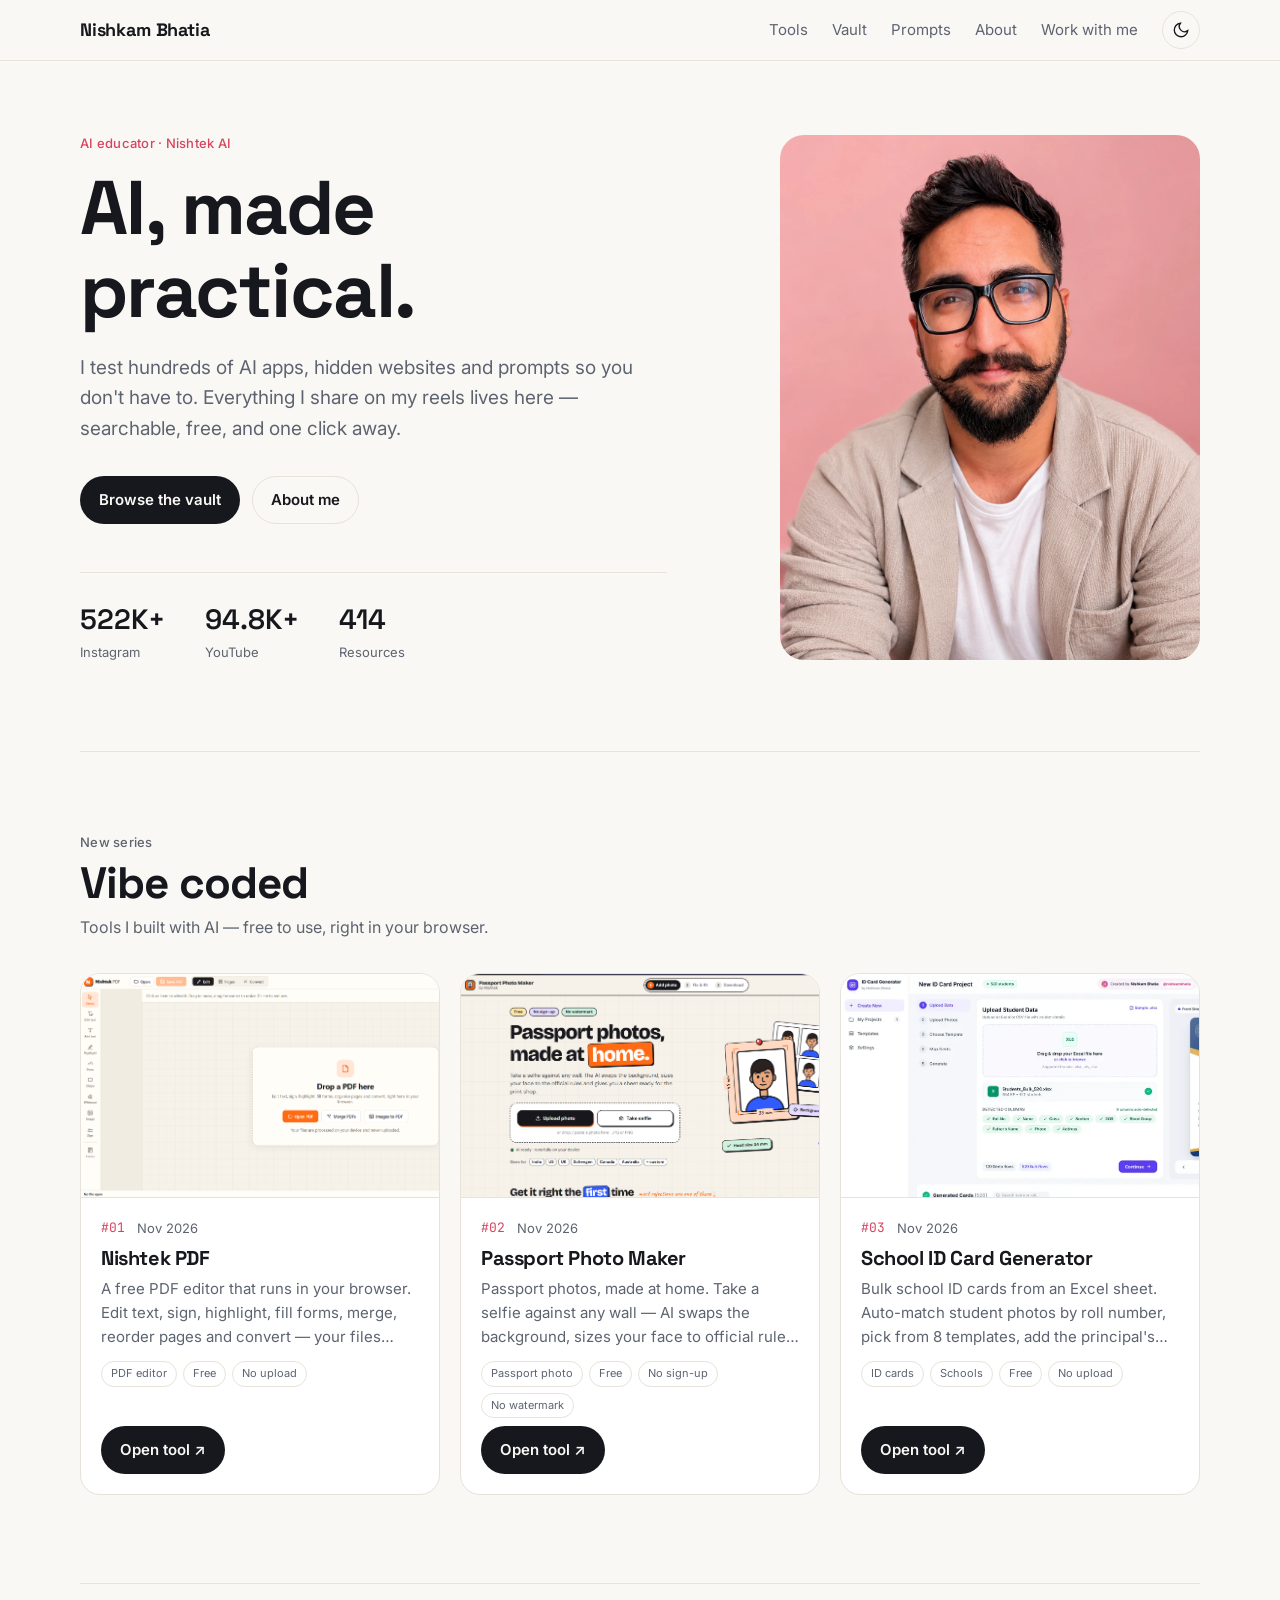
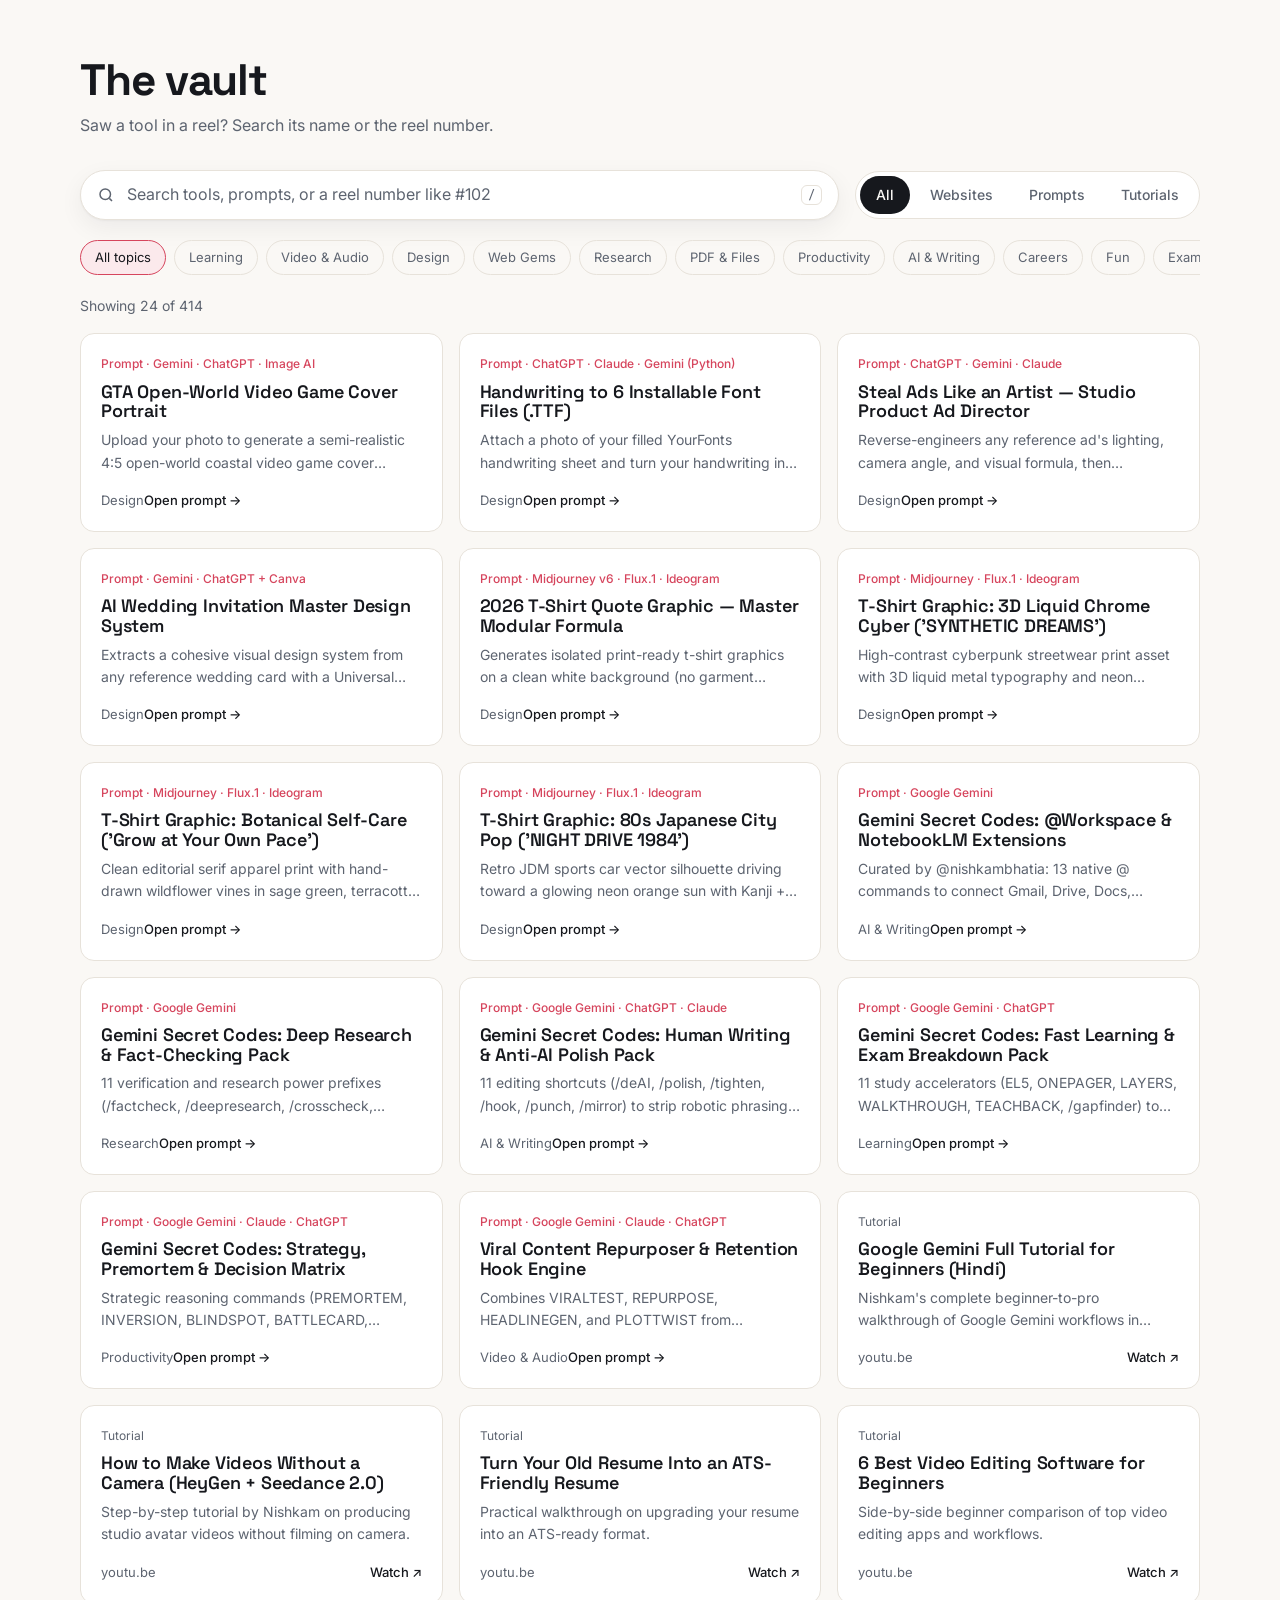
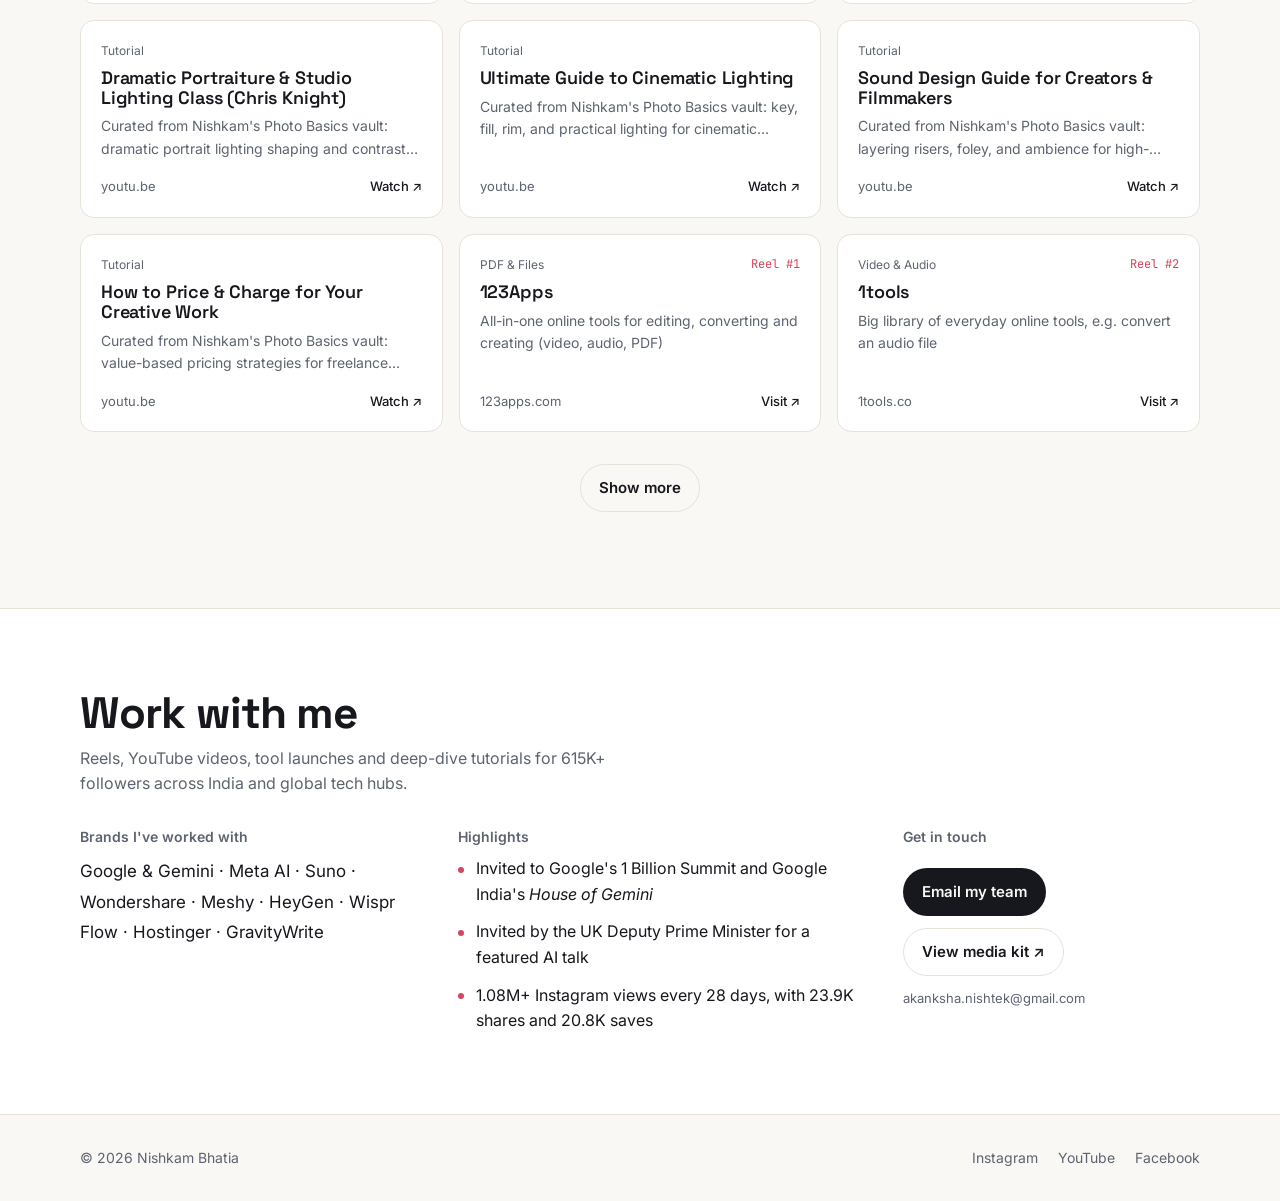
<file: index.html>
<!DOCTYPE html>
<html lang="en">
<head>
<!-- Google tag (gtag.js) -->
<script async src="https://www.googletagmanager.com/gtag/js?id=G-S7WQTK27LE"></script>
<script>
  window.dataLayer = window.dataLayer || [];
  function gtag(){dataLayer.push(arguments);}
  gtag('js', new Date());
  gtag('config', 'G-S7WQTK27LE');
</script>
  <meta charset="UTF-8" />
  <meta name="viewport" content="width=device-width, initial-scale=1" />
  <title>Nishkam Bhatia — AI Tools, Prompts &amp; Websites</title>
  <meta name="description" content="Every AI tool, website and prompt Nishkam Bhatia (@nishkambhatia, Nishtek AI) shares — in one searchable place." />
  <meta property="og:title" content="Nishkam Bhatia — AI Tools, Prompts &amp; Websites" />
  <meta property="og:description" content="Every AI tool, website and prompt from my reels, in one searchable place." />
  <meta property="og:image" content="https://nishtek.in/assets/portrait-light.webp" />
  <meta property="og:url" content="https://nishtek.in/" />
  <meta property="og:type" content="website" />
  <meta property="og:site_name" content="Nishtek AI" />
  <meta name="twitter:card" content="summary_large_image" />
  <meta name="twitter:title" content="Nishkam Bhatia — AI Tools, Prompts &amp; Websites" />
  <meta name="twitter:description" content="Every AI tool, website and prompt from my reels, in one searchable place." />
  <meta name="twitter:image" content="https://nishtek.in/assets/portrait-light.webp" />
  <link rel="canonical" href="https://nishtek.in/" />
  <meta name="theme-color" content="#faf8f5" />
  <link rel="icon" href="data:image/svg+xml,<svg xmlns='http://www.w3.org/2000/svg' viewBox='0 0 64 64'><rect width='64' height='64' rx='16' fill='%2316181d'/><text x='50%' y='54%' text-anchor='middle' dominant-baseline='middle' font-family='Arial' font-weight='700' font-size='26' fill='white'>NB</text></svg>" />
  <link rel="preconnect" href="https://fonts.googleapis.com" />
  <link rel="preconnect" href="https://fonts.gstatic.com" crossorigin />
  <link href="https://fonts.googleapis.com/css2?family=Inter:wght@400;500;600&family=Space+Grotesk:wght@500;600;700&family=JetBrains+Mono:wght@400&display=swap" rel="stylesheet" />
  <script>
    try { var t = localStorage.getItem('nb_theme'); if (t) document.documentElement.dataset.theme = t; } catch (e) {}
  </script>
  <link rel="stylesheet" href="styles.css?v=20261121b" />
</head>
<body>
  <a class="skip" href="#vault">Skip to the vault</a>

  <header class="site-header">
    <div class="wrap header-row">
      <a href="#top" class="brand">Nishkam Bhatia</a>
      <nav class="nav" aria-label="Main">
        <a href="#projects">Tools</a>
        <a href="#vault">Vault</a>
        <a href="#vault" data-jump="prompt">Prompts</a>
        <a href="about/">About</a>
        <a href="#work">Work with me</a>
      </nav>
      <button type="button" id="themeBtn" class="icon-btn" aria-label="Switch light or dark theme">
        <svg class="i-moon" viewBox="0 0 24 24" aria-hidden="true"><path d="M21 12.8A9 9 0 1 1 11.2 3a7 7 0 0 0 9.8 9.8z"/></svg>
        <svg class="i-sun" viewBox="0 0 24 24" aria-hidden="true"><circle cx="12" cy="12" r="4.5"/><path d="M12 2v2M12 20v2M4.9 4.9l1.4 1.4M17.7 17.7l1.4 1.4M2 12h2M20 12h2M4.9 19.1l1.4-1.4M17.7 6.3l1.4-1.4"/></svg>
      </button>
    </div>
  </header>

  <main id="top">
    <!-- Hero -->
    <section class="hero wrap">
      <div class="hero-text">
        <p class="eyebrow">AI educator · Nishtek AI</p>
        <h1>AI, made practical.</h1>
        <p class="lead">
          I test hundreds of AI apps, hidden websites and prompts so you don't have to.
          Everything I share on my reels lives here — searchable, free, and one click away.
        </p>
        <div class="cta-row">
          <a class="btn btn-primary" href="#vault">Browse the vault</a>
          <a class="btn btn-ghost" href="about/">About me</a>
        </div>
        <dl class="stats">
          <div><dt>Instagram</dt><dd>522K+</dd></div>
          <div><dt>YouTube</dt><dd>94.8K+</dd></div>
          <div><dt>Resources</dt><dd id="statTotal">414</dd></div>
        </dl>
      </div>
      <figure class="portrait">
        <img class="p-light" src="assets/portrait-light.webp" alt="Nishkam Bhatia smiling, wearing glasses and a linen blazer" width="560" height="700" />
        <img class="p-dark" src="assets/portrait-dark.webp" alt="Nishkam Bhatia with arms crossed in a black t-shirt" width="560" height="700" />
      </figure>
    </section>

    <!-- Vibe coded projects -->
    <section id="projects" class="projects wrap" aria-labelledby="projectsTitle">
      <div class="section-head">
        <p class="eyebrow">New series</p>
        <h2 id="projectsTitle">Vibe coded</h2>
        <p>Tools I built with AI — free to use, right in your browser.</p>
      </div>
      <div id="projectList" class="project-list"></div>
    </section>

    <!-- Vault -->
    <section id="vault" class="vault wrap" aria-labelledby="vaultTitle">
      <div class="section-head">
        <h2 id="vaultTitle">The vault</h2>
        <p>Saw a tool in a reel? Search its name or the reel number.</p>
      </div>

      <div class="controls">
        <label class="search">
          <svg viewBox="0 0 24 24" aria-hidden="true"><circle cx="11" cy="11" r="7"/><path d="m20 20-3.5-3.5"/></svg>
          <span class="sr-only">Search the vault</span>
          <input id="search" type="search" placeholder="Search tools, prompts, or a reel number like #102" autocomplete="off" />
          <kbd>/</kbd>
        </label>

        <div class="tabs" role="tablist" aria-label="Resource type">
          <button role="tab" data-tab="all">All</button>
          <button role="tab" data-tab="website">Websites</button>
          <button role="tab" data-tab="prompt">Prompts</button>
          <button role="tab" data-tab="tutorial">Tutorials</button>
        </div>
      </div>

      <div id="chips" class="chips" aria-label="Filter by category"></div>

      <p id="count" class="count" aria-live="polite"></p>
      <div id="grid" class="grid"></div>
      <div id="empty" class="empty" hidden>
        <p>Nothing matches that yet.</p>
        <button type="button" class="btn btn-ghost" id="resetBtn">Clear filters</button>
      </div>
      <div class="more"><button type="button" id="moreBtn" class="btn btn-ghost">Show more</button></div>
    </section>

    <!-- Work with me -->
    <section id="work" class="work" aria-labelledby="workTitle">
      <div class="wrap">
        <div class="section-head">
          <h2 id="workTitle">Work with me</h2>
          <p>Reels, YouTube videos, tool launches and deep-dive tutorials for 615K+ followers across India and global tech hubs.</p>
        </div>

        <div class="work-grid">
          <div class="work-col">
            <h3>Brands I've worked with</h3>
            <p class="brands">Google &amp; Gemini · Meta AI · Suno · Wondershare · Meshy · HeyGen · Wispr Flow · Hostinger · GravityWrite</p>
          </div>
          <div class="work-col">
            <h3>Highlights</h3>
            <ul class="highlights">
              <li>Invited to Google's 1 Billion Summit and Google India's <em>House of Gemini</em></li>
              <li>Invited by the UK Deputy Prime Minister for a featured AI talk</li>
              <li>1.08M+ Instagram views every 28 days, with 23.9K shares and 20.8K saves</li>
            </ul>
          </div>
          <div class="work-col contact">
            <h3>Get in touch</h3>
            <a class="btn btn-primary" href="mailto:akanksha.nishtek@gmail.com?subject=Brand%20collaboration%20%E2%80%94%20Nishkam%20Bhatia">Email my team</a>
            <a class="btn btn-ghost" href="https://nishtek.in/nishkam-media-kit/" target="_blank" rel="noopener">View media kit ↗</a>
            <p class="small">akanksha.nishtek@gmail.com</p>
          </div>
        </div>
      </div>
    </section>
  </main>

  <footer class="footer">
    <div class="wrap footer-row">
      <p>© <span id="year">2026</span> Nishkam Bhatia</p>
      <nav aria-label="Social">
        <a href="https://www.instagram.com/nishkambhatia" target="_blank" rel="noopener">Instagram</a>
        <a href="https://www.youtube.com/@nishtek" target="_blank" rel="noopener">YouTube</a>
        <a href="https://www.facebook.com/nishtekai" target="_blank" rel="noopener">Facebook</a>
      </nav>
    </div>
  </footer>

  <!-- Prompt dialog -->
  <dialog id="promptDialog" class="dialog" aria-labelledby="pdTitle">
    <form method="dialog" class="dialog-inner">
      <header class="dialog-head">
        <div>
          <p id="pdModel" class="eyebrow"></p>
          <h3 id="pdTitle"></h3>
        </div>
        <button class="icon-btn" value="close" aria-label="Close">
          <svg viewBox="0 0 24 24" aria-hidden="true"><path d="M18 6 6 18M6 6l12 12"/></svg>
        </button>
      </header>
      <div class="dialog-body">
        <p id="pdDesc" class="muted"></p>
        <div id="pdVars" class="vars" hidden></div>
        <label for="pdText" class="label">Prompt — edit freely</label>
        <textarea id="pdText" rows="10" spellcheck="false"></textarea>
      </div>
      <footer class="dialog-foot">
        <button class="btn btn-ghost" value="close">Close</button>
        <button type="button" id="pdCopy" class="btn btn-primary">Copy prompt</button>
      </footer>
    </form>
  </dialog>

  <div id="toast" class="toast" role="status" aria-live="polite"></div>

  <script src="assets/vault.js?v=20261121b"></script>
  <script src="assets/projects.js?v=20261121b"></script>
  <script src="app.js?v=20261121b"></script>
</body>
</html>
</file>
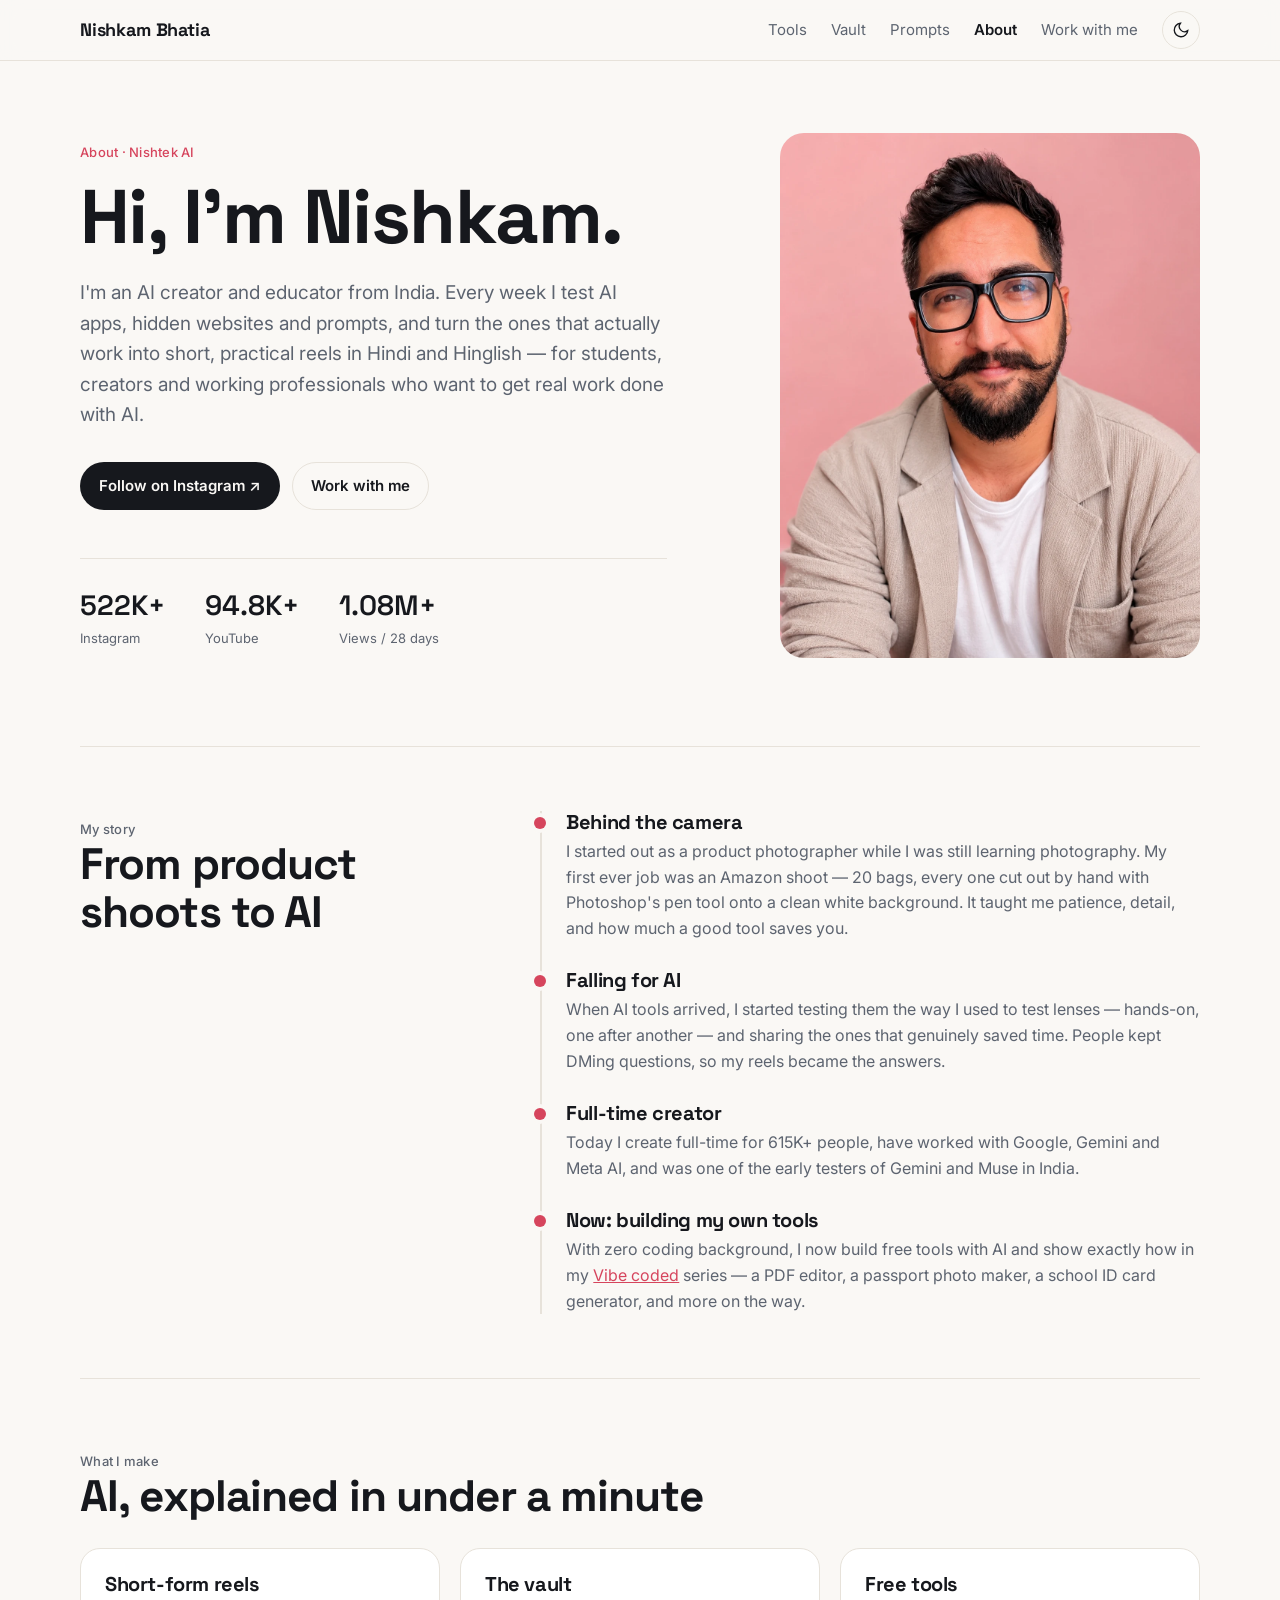
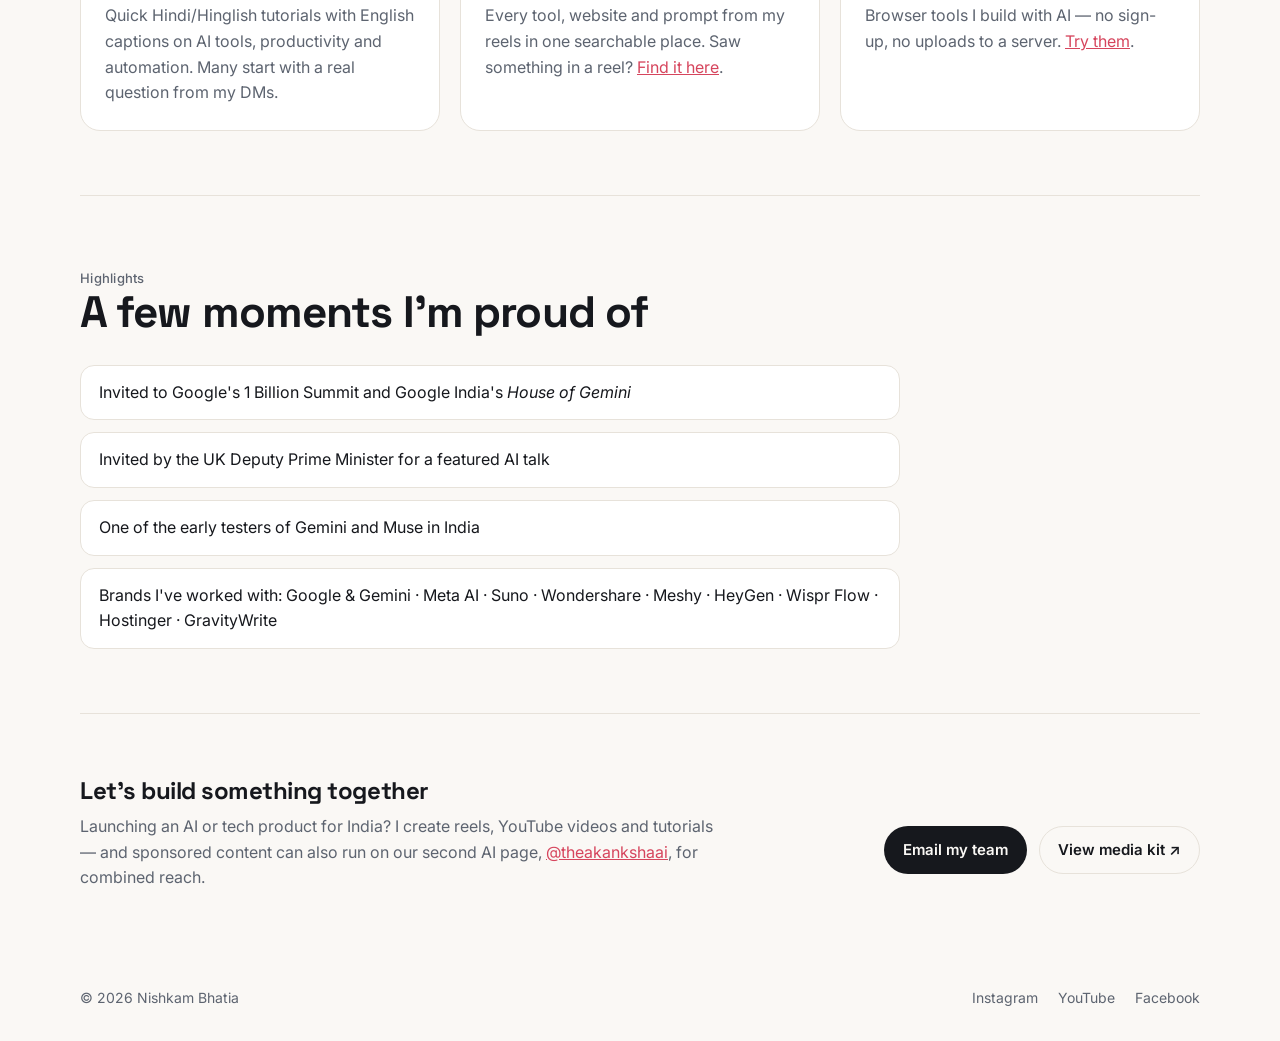
<file: about/index.html>
<!DOCTYPE html>
<html lang="en">
<head>
<!-- Google tag (gtag.js) -->
<script async src="https://www.googletagmanager.com/gtag/js?id=G-S7WQTK27LE"></script>
<script>
  window.dataLayer = window.dataLayer || [];
  function gtag(){dataLayer.push(arguments);}
  gtag('js', new Date());
  gtag('config', 'G-S7WQTK27LE');
</script>
  <meta charset="UTF-8" />
  <meta name="viewport" content="width=device-width, initial-scale=1" />
  <title>About Nishkam Bhatia — AI Creator &amp; Educator (Nishtek AI)</title>
  <meta name="description" content="Nishkam Bhatia (@nishkambhatia) is an AI creator and educator from India. 615K+ followers learn practical AI tools, prompts and automation from his Hindi/Hinglish reels." />
  <link rel="canonical" href="https://nishtek.in/about/" />
  <meta property="og:type" content="profile" />
  <meta property="og:url" content="https://nishtek.in/about/" />
  <meta property="og:title" content="About Nishkam Bhatia — AI Creator &amp; Educator" />
  <meta property="og:description" content="From product photographer to AI educator for 615K+ followers. Worked with Google, Gemini and Meta AI." />
  <meta property="og:image" content="https://nishtek.in/assets/portrait-light.webp" />
  <meta name="twitter:card" content="summary_large_image" />
  <meta name="twitter:title" content="About Nishkam Bhatia — AI Creator &amp; Educator" />
  <meta name="twitter:description" content="From product photographer to AI educator for 615K+ followers." />
  <meta name="twitter:image" content="https://nishtek.in/assets/portrait-light.webp" />
  <meta name="theme-color" content="#faf8f5" />
  <link rel="icon" href="data:image/svg+xml,<svg xmlns='http://www.w3.org/2000/svg' viewBox='0 0 64 64'><rect width='64' height='64' rx='16' fill='%2316181d'/><text x='50%' y='54%' text-anchor='middle' dominant-baseline='middle' font-family='Arial' font-weight='700' font-size='26' fill='white'>NB</text></svg>" />
  <link rel="preconnect" href="https://fonts.googleapis.com" />
  <link rel="preconnect" href="https://fonts.gstatic.com" crossorigin />
  <link href="https://fonts.googleapis.com/css2?family=Inter:wght@400;500;600&family=Space+Grotesk:wght@500;600;700&family=JetBrains+Mono:wght@400&display=swap" rel="stylesheet" />
  <script>
    try { var t = localStorage.getItem('nb_theme'); if (t) document.documentElement.dataset.theme = t; } catch (e) {}
  </script>
  <link rel="stylesheet" href="../styles.css?v=20261121b" />
  <script type="application/ld+json">
  {
    "@context": "https://schema.org",
    "@type": "Person",
    "name": "Nishkam Bhatia",
    "alternateName": "Nishtek AI",
    "url": "https://nishtek.in/about/",
    "image": "https://nishtek.in/assets/portrait-light.webp",
    "jobTitle": "AI Creator & Educator",
    "sameAs": [
      "https://www.instagram.com/nishkambhatia",
      "https://www.youtube.com/@nishtek",
      "https://www.facebook.com/nishtekai"
    ]
  }
  </script>
</head>
<body>
  <a class="skip" href="#story">Skip to my story</a>

  <header class="site-header">
    <div class="wrap header-row">
      <a href="/" class="brand">Nishkam Bhatia</a>
      <nav class="nav" aria-label="Main">
        <a href="/#projects">Tools</a>
        <a href="/#vault">Vault</a>
        <a href="/#vault" data-jump="prompt">Prompts</a>
        <a href="/about/" aria-current="page">About</a>
        <a href="/#work">Work with me</a>
      </nav>
      <button type="button" id="themeBtn" class="icon-btn" aria-label="Switch light or dark theme">
        <svg class="i-moon" viewBox="0 0 24 24" aria-hidden="true"><path d="M21 12.8A9 9 0 1 1 11.2 3a7 7 0 0 0 9.8 9.8z"/></svg>
        <svg class="i-sun" viewBox="0 0 24 24" aria-hidden="true"><circle cx="12" cy="12" r="4.5"/><path d="M12 2v2M12 20v2M4.9 4.9l1.4 1.4M17.7 17.7l1.4 1.4M2 12h2M20 12h2M4.9 19.1l1.4-1.4M17.7 6.3l1.4-1.4"/></svg>
      </button>
    </div>
  </header>

  <main>
    <section class="hero wrap">
      <div class="hero-text">
        <p class="eyebrow">About · Nishtek AI</p>
        <h1>Hi, I'm Nishkam.</h1>
        <p class="lead">
          I'm an AI creator and educator from India. Every week I test AI apps, hidden websites and prompts,
          and turn the ones that actually work into short, practical reels in Hindi and Hinglish —
          for students, creators and working professionals who want to get real work done with AI.
        </p>
        <div class="cta-row">
          <a class="btn btn-primary" href="https://www.instagram.com/nishkambhatia" target="_blank" rel="noopener">Follow on Instagram ↗</a>
          <a class="btn btn-ghost" href="/#work">Work with me</a>
        </div>
        <dl class="stats">
          <div><dt>Instagram</dt><dd>522K+</dd></div>
          <div><dt>YouTube</dt><dd>94.8K+</dd></div>
          <div><dt>Views / 28 days</dt><dd>1.08M+</dd></div>
        </dl>
      </div>
      <figure class="portrait">
        <img class="p-light" src="../assets/portrait-light.webp" alt="Nishkam Bhatia smiling, wearing glasses and a linen blazer" width="560" height="700" />
        <img class="p-dark" src="../assets/portrait-dark.webp" alt="Nishkam Bhatia with arms crossed in a black t-shirt" width="560" height="700" />
      </figure>
    </section>

    <section id="story" class="about-sec wrap" aria-labelledby="storyTitle">
      <div class="about-split">
        <div class="section-head">
          <p class="eyebrow">My story</p>
          <h2 id="storyTitle">From product shoots to AI</h2>
        </div>
        <ol class="timeline">
          <li>
            <h3>Behind the camera</h3>
            <p>I started out as a product photographer while I was still learning photography. My first ever job was an Amazon shoot — 20 bags, every one cut out by hand with Photoshop's pen tool onto a clean white background. It taught me patience, detail, and how much a good tool saves you.</p>
          </li>
          <li>
            <h3>Falling for AI</h3>
            <p>When AI tools arrived, I started testing them the way I used to test lenses — hands-on, one after another — and sharing the ones that genuinely saved time. People kept DMing questions, so my reels became the answers.</p>
          </li>
          <li>
            <h3>Full-time creator</h3>
            <p>Today I create full-time for 615K+ people, have worked with Google, Gemini and Meta AI, and was one of the early testers of Gemini and Muse in India.</p>
          </li>
          <li>
            <h3>Now: building my own tools</h3>
            <p>With zero coding background, I now build free tools with AI and show exactly how in my <a href="/#projects">Vibe coded</a> series — a PDF editor, a passport photo maker, a school ID card generator, and more on the way.</p>
          </li>
        </ol>
      </div>
    </section>

    <section class="about-sec wrap" aria-labelledby="makeTitle">
      <div class="section-head">
        <p class="eyebrow">What I make</p>
        <h2 id="makeTitle">AI, explained in under a minute</h2>
      </div>
      <div class="cards3">
        <div class="about-card">
          <h3>Short-form reels</h3>
          <p>Quick Hindi/Hinglish tutorials with English captions on AI tools, productivity and automation. Many start with a real question from my DMs.</p>
        </div>
        <div class="about-card">
          <h3>The vault</h3>
          <p>Every tool, website and prompt from my reels in one searchable place. Saw something in a reel? <a href="/#vault">Find it here</a>.</p>
        </div>
        <div class="about-card">
          <h3>Free tools</h3>
          <p>Browser tools I build with AI — no sign-up, no uploads to a server. <a href="/#projects">Try them</a>.</p>
        </div>
      </div>
    </section>

    <section class="about-sec wrap" aria-labelledby="hlTitle">
      <div class="section-head">
        <p class="eyebrow">Highlights</p>
        <h2 id="hlTitle">A few moments I'm proud of</h2>
      </div>
      <ul class="hl-list">
        <li>Invited to Google's 1 Billion Summit and Google India's <em>House of Gemini</em></li>
        <li>Invited by the UK Deputy Prime Minister for a featured AI talk</li>
        <li>One of the early testers of Gemini and Muse in India</li>
        <li>Brands I've worked with: Google &amp; Gemini · Meta AI · Suno · Wondershare · Meshy · HeyGen · Wispr Flow · Hostinger · GravityWrite</li>
      </ul>
    </section>

    <section class="about-sec wrap about-cta" aria-labelledby="ctaTitle">
      <div>
        <h2 id="ctaTitle">Let's build something together</h2>
        <p class="muted">Launching an AI or tech product for India? I create reels, YouTube videos and tutorials — and sponsored content can also run on our second AI page, <a href="https://www.instagram.com/theakankshaai" target="_blank" rel="noopener">@theakankshaai</a>, for combined reach.</p>
      </div>
      <div class="cta-row">
        <a class="btn btn-primary" href="mailto:akanksha.nishtek@gmail.com?subject=Brand%20collaboration%20%E2%80%94%20Nishkam%20Bhatia">Email my team</a>
        <a class="btn btn-ghost" href="https://nishtek.in/nishkam-media-kit/" target="_blank" rel="noopener">View media kit ↗</a>
      </div>
    </section>
  </main>

  <footer class="footer">
    <div class="wrap footer-row">
      <p>© <span id="year">2026</span> Nishkam Bhatia</p>
      <nav aria-label="Social">
        <a href="https://www.instagram.com/nishkambhatia" target="_blank" rel="noopener">Instagram</a>
        <a href="https://www.youtube.com/@nishtek" target="_blank" rel="noopener">YouTube</a>
        <a href="https://www.facebook.com/nishtekai" target="_blank" rel="noopener">Facebook</a>
      </nav>
    </div>
  </footer>

  <script>
    document.getElementById('year').textContent = new Date().getFullYear();
    document.getElementById('themeBtn').addEventListener('click', function () {
      var root = document.documentElement;
      var dark = root.dataset.theme ? root.dataset.theme === 'dark' : matchMedia('(prefers-color-scheme: dark)').matches;
      var next = dark ? 'light' : 'dark';
      root.dataset.theme = next;
      try { localStorage.setItem('nb_theme', next); } catch (e) {}
    });
  </script>
</body>
</html>
</file>
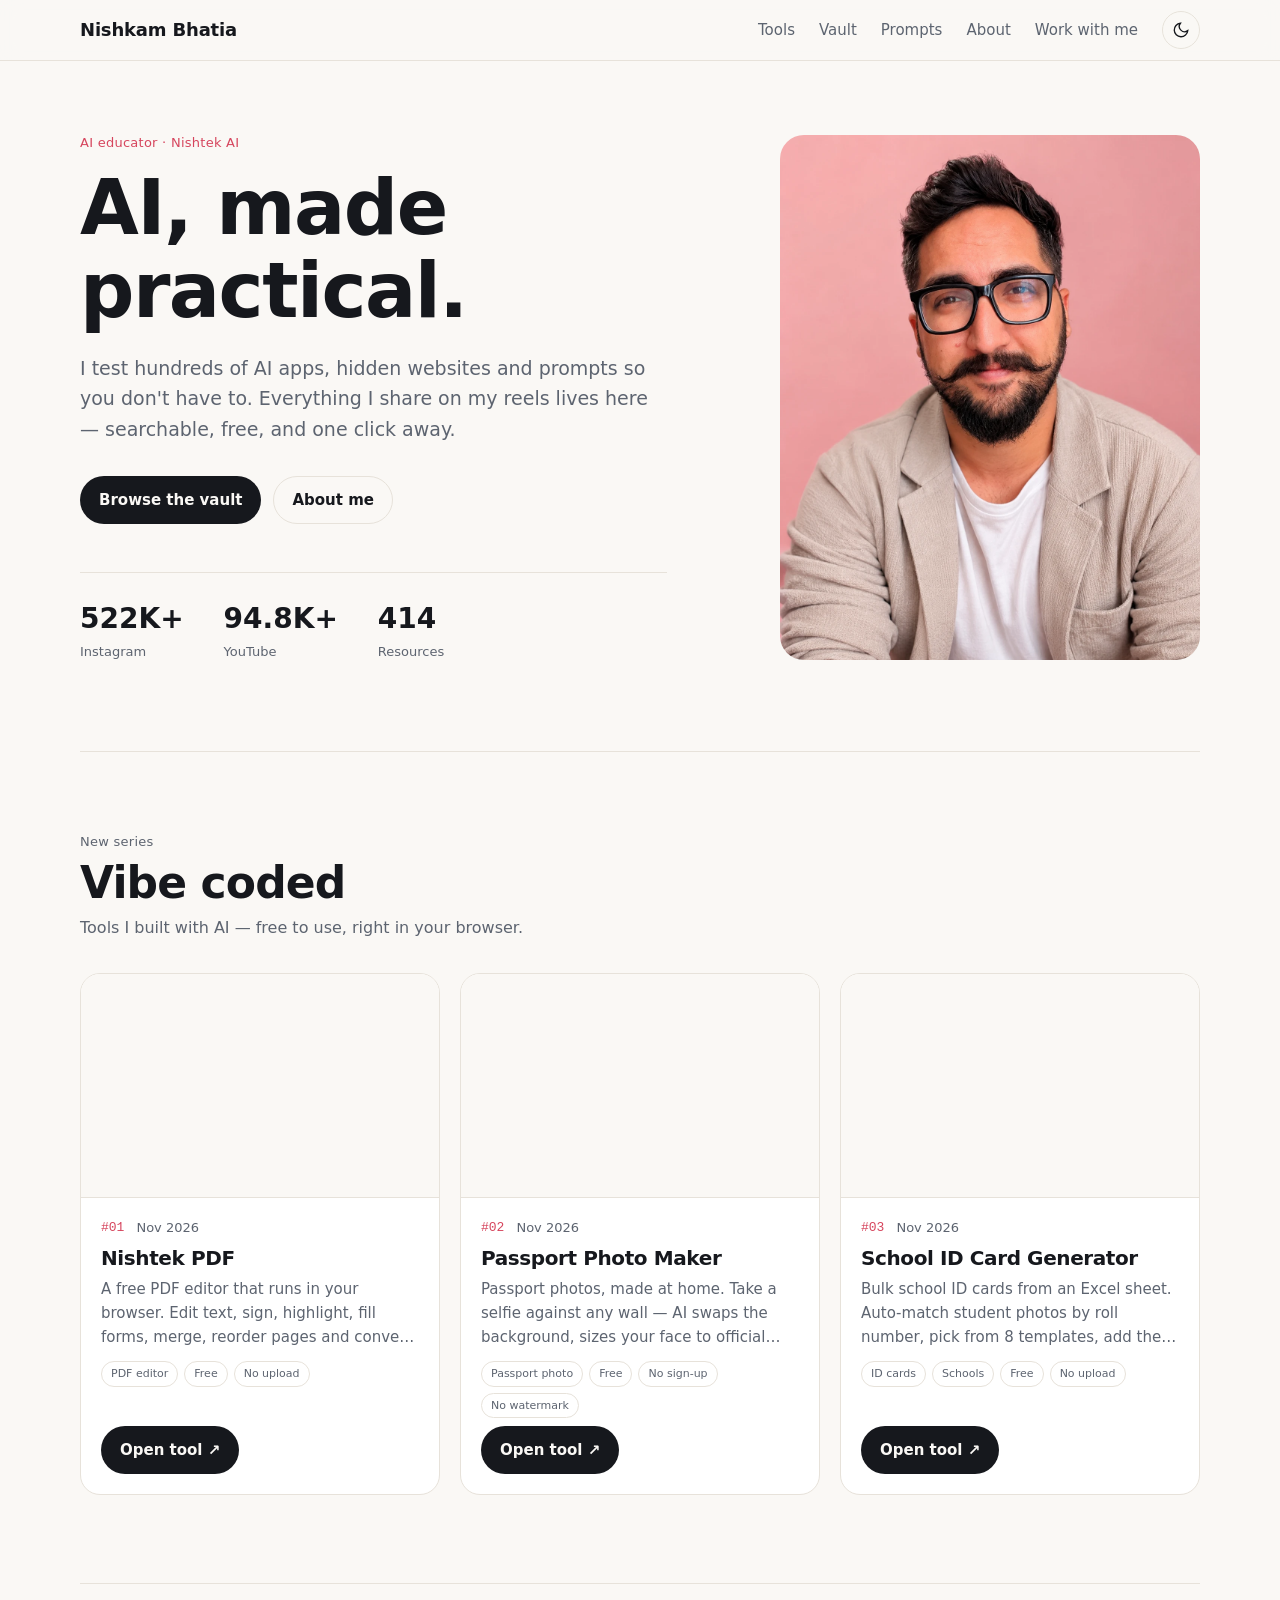
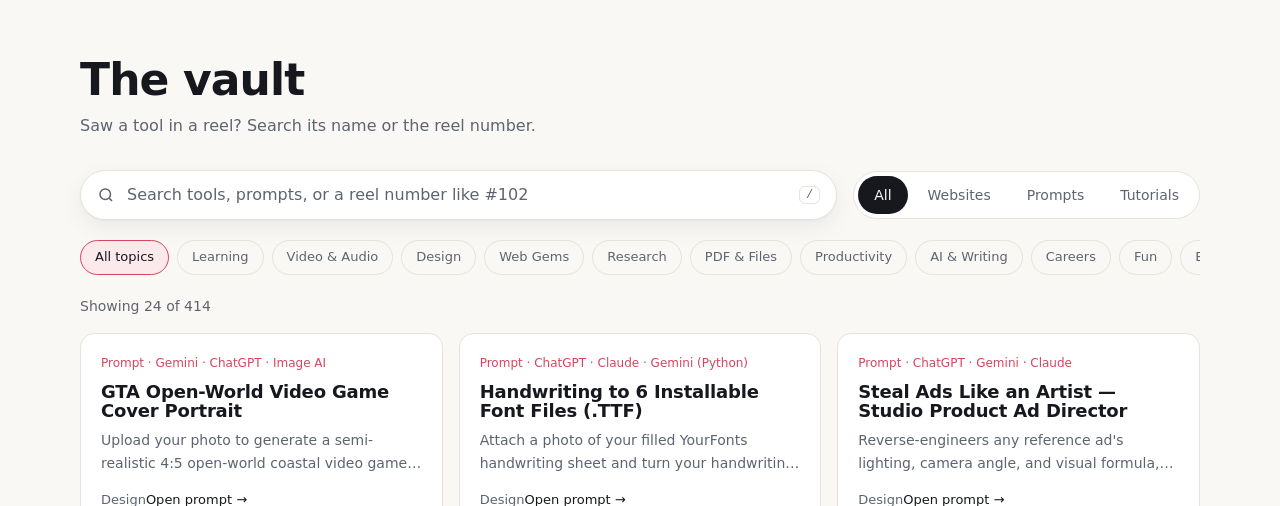
<file: nishkam_bhatia_nishkambhatia_ai_tools_prompts_websites_vault.html>
<!DOCTYPE html>
<html lang="en"><head><meta charset="UTF-8"><title>Moved</title>
<meta http-equiv="refresh" content="0; url=./"><link rel="canonical" href="./"></head>
<body><p>This page moved. <a href="./">Open the vault</a>.</p></body></html>
</file>
<file: styles.css>
/* ---------- Tokens ---------- */
:root {
  --bg: #faf8f5;
  --surface: #ffffff;
  --ink: #16181d;
  --muted: #5d6470;
  --line: #e7e2da;
  --accent: #d6455d;          /* rose — echoes the pink portrait */
  --accent-ink: #ffffff;
  --accent-soft: #fbe9ec;
  --code-bg: #16181d;
  --code-ink: #e9edf2;
  --radius: 14px;
  --shadow: 0 1px 2px rgba(22,24,29,.04), 0 8px 24px rgba(22,24,29,.06);
  --display: 'Space Grotesk', system-ui, sans-serif;
  --body: 'Inter', system-ui, -apple-system, sans-serif;
  --mono: 'JetBrains Mono', ui-monospace, monospace;
  color-scheme: light;
}
@media (prefers-color-scheme: dark) {
  :root:not([data-theme="light"]) {
    --bg: #0d0f13; --surface: #15181e; --ink: #eef0f3; --muted: #9aa1ad; --line: #242933;
    --accent: #ff8a4c; --accent-ink: #15181e; --accent-soft: #2a1d16;
    --code-bg: #0a0c0f; --shadow: none; color-scheme: dark;
  }
}
:root[data-theme="dark"] {
  --bg: #0d0f13; --surface: #15181e; --ink: #eef0f3; --muted: #9aa1ad; --line: #242933;
  --accent: #ff8a4c; --accent-ink: #15181e; --accent-soft: #2a1d16;
  --code-bg: #0a0c0f; --shadow: none; color-scheme: dark;
}

/* ---------- Base ---------- */
*, *::before, *::after { box-sizing: border-box; }
html { scroll-behavior: smooth; scroll-padding-top: 72px; }
body {
  margin: 0; background: var(--bg); color: var(--ink);
  font: 400 16px/1.6 var(--body); -webkit-font-smoothing: antialiased;
  overflow-x: hidden;
}
h1, h2, h3 { font-family: var(--display); line-height: 1.1; letter-spacing: -0.02em; margin: 0; }
p { margin: 0; }
a { color: inherit; }
img { max-width: 100%; display: block; }
button { font: inherit; color: inherit; cursor: pointer; }
:focus-visible { outline: 2px solid var(--accent); outline-offset: 2px; border-radius: 6px; }
.wrap { width: min(1120px, 100% - 32px); margin-inline: auto; }
.sr-only { position: absolute; width: 1px; height: 1px; overflow: hidden; clip: rect(0 0 0 0); }
.skip { position: absolute; left: -999px; }
.skip:focus { left: 16px; top: 12px; z-index: 100; background: var(--surface); padding: 8px 12px; border-radius: 8px; }
.muted { color: var(--muted); }
.small { font-size: 13px; color: var(--muted); }
.eyebrow { font-size: 13px; font-weight: 500; color: var(--accent); letter-spacing: .02em; }

/* ---------- Buttons ---------- */
.btn {
  display: inline-flex; align-items: center; justify-content: center; gap: 8px;
  padding: 11px 18px; border-radius: 999px; font-weight: 600; font-size: 15px;
  text-decoration: none; border: 1px solid transparent; transition: transform .15s, background .15s, border-color .15s;
}
.btn:hover { transform: translateY(-1px); }
.btn-primary { background: var(--ink); color: var(--bg); }
.btn-ghost { background: transparent; border-color: var(--line); }
.btn-ghost:hover { border-color: var(--ink); }
.icon-btn {
  width: 38px; height: 38px; display: grid; place-items: center;
  border: 1px solid var(--line); border-radius: 999px; background: transparent;
}
.icon-btn svg { width: 18px; height: 18px; fill: none; stroke: currentColor; stroke-width: 1.8; stroke-linecap: round; }

/* ---------- Header ---------- */
.site-header {
  position: sticky; top: 0; z-index: 20;
  background: color-mix(in srgb, var(--bg) 85%, transparent);
  backdrop-filter: blur(10px); border-bottom: 1px solid var(--line);
}
.header-row { height: 60px; display: flex; align-items: center; gap: 24px; }
.brand { font-family: var(--display); font-weight: 700; font-size: 18px; text-decoration: none; letter-spacing: -0.01em; }
.nav { display: flex; gap: 24px; margin-left: auto; font-size: 15px; }
.nav a { text-decoration: none; color: var(--muted); }
.nav a:hover { color: var(--ink); }
.i-sun { display: none; }
:root[data-theme="dark"] .i-sun { display: block; }
:root[data-theme="dark"] .i-moon { display: none; }
@media (prefers-color-scheme: dark) {
  :root:not([data-theme="light"]) .i-sun { display: block; }
  :root:not([data-theme="light"]) .i-moon { display: none; }
}

/* ---------- Hero ---------- */
.hero {
  display: grid; grid-template-columns: 1.25fr 1fr; gap: 64px; align-items: center;
  padding-block: 72px 88px;
}
.hero h1 { font-size: clamp(44px, 7vw, 76px); margin: 12px 0 20px; }
.lead { font-size: 19px; color: var(--muted); max-width: 32em; }
.cta-row { display: flex; flex-wrap: wrap; gap: 12px; margin-top: 32px; }
.stats { display: flex; gap: 40px; margin: 48px 0 0; padding-top: 24px; border-top: 1px solid var(--line); }
.stats div { display: flex; flex-direction: column-reverse; }
.stats dt { font-size: 13px; color: var(--muted); }
.stats dd { margin: 0; font-family: var(--display); font-weight: 600; font-size: 28px; }
.portrait { margin: 0; justify-self: end; width: 100%; max-width: 420px; }
.portrait img { width: 100%; height: auto; aspect-ratio: 4 / 5; object-fit: cover; object-position: top; border-radius: 24px; }
.p-dark { display: none !important; }
:root[data-theme="dark"] .p-light { display: none !important; }
:root[data-theme="dark"] .p-dark { display: block !important; }
@media (prefers-color-scheme: dark) {
  :root:not([data-theme="light"]) .p-light { display: none !important; }
  :root:not([data-theme="light"]) .p-dark { display: block !important; }
}

/* ---------- Section heads ---------- */
.section-head { margin-bottom: 32px; }
.section-head h2 { font-size: clamp(32px, 4.5vw, 44px); }
.section-head p { color: var(--muted); margin-top: 8px; max-width: 36em; }

/* ---------- Vibe coded projects ---------- */
.projects { padding-block: 72px 88px; border-top: 1px solid var(--line); }
.projects[hidden] { display: none; }
.projects .section-head h2 { margin-top: 6px; }
.project-list { display: grid; grid-template-columns: repeat(2, 1fr); gap: 20px; }
.project {
  display: flex; flex-direction: column; text-decoration: none; overflow: hidden;
  background: var(--surface); border: 1px solid var(--line); border-radius: 20px;
  transition: border-color .15s, transform .15s;
}
.project:hover { border-color: var(--ink); transform: translateY(-2px); }
.project-shot { background: var(--bg); border-bottom: 1px solid var(--line); overflow: hidden; }
.project-shot img { width: 100%; height: auto; aspect-ratio: 16 / 9; object-fit: cover; object-position: top left; transition: transform .4s; }
.project:hover .project-shot img { transform: scale(1.02); }
.project-body { padding: 24px; display: flex; flex-direction: column; gap: 10px; flex: 1; }
.project-meta { display: flex; gap: 12px; font-size: 13px; color: var(--muted); }
.project-meta .reel { font-family: var(--mono); color: var(--accent); }
.project h3 { font-size: 24px; }
.project p { color: var(--muted); }
.tags { list-style: none; margin: 4px 0 0; padding: 0; display: flex; flex-wrap: wrap; gap: 6px; }
.tags li { font-size: 12px; padding: 4px 10px; border-radius: 999px; border: 1px solid var(--line); color: var(--muted); }
.project-cta { align-self: flex-start; margin-top: auto; }
.project.is-featured { grid-column: 1 / -1; display: grid; grid-template-columns: 1.6fr 1fr; }
.project.is-featured .project-shot { border-bottom: 0; border-right: 1px solid var(--line); }
.project.is-featured .project-shot img { height: 100%; aspect-ratio: auto; min-height: 320px; }
.project.is-featured .project-body { padding: 36px; justify-content: center; gap: 14px; }
.project.is-featured h3 { font-size: clamp(28px, 3.4vw, 38px); }
.project.is-featured .project-cta { margin-top: 12px; }

/* ---------- Vault ---------- */
.vault { padding-block: 72px 96px; border-top: 1px solid var(--line); }
.controls { display: flex; gap: 16px; align-items: center; flex-wrap: wrap; }
.search {
  flex: 1 1 360px; display: flex; align-items: center; gap: 10px;
  background: var(--surface); border: 1px solid var(--line); border-radius: 999px;
  padding: 0 16px; height: 50px; box-shadow: var(--shadow);
}
.search:focus-within { border-color: var(--ink); }
.search svg { width: 18px; height: 18px; fill: none; stroke: var(--muted); stroke-width: 2; flex: none; }
.search input { flex: 1; min-width: 0; border: 0; outline: 0; background: transparent; font: inherit; color: var(--ink); }
.search input::placeholder { color: var(--muted); }
.search kbd { font: 12px var(--mono); color: var(--muted); border: 1px solid var(--line); border-radius: 6px; padding: 1px 6px; }
.tabs { display: flex; gap: 4px; padding: 4px; background: var(--surface); border: 1px solid var(--line); border-radius: 999px; }
.tabs button { border: 0; background: transparent; padding: 8px 16px; border-radius: 999px; font-size: 14px; font-weight: 500; color: var(--muted); }
.tabs button[aria-selected="true"] { background: var(--ink); color: var(--bg); }

.chips { display: flex; gap: 8px; overflow-x: auto; padding: 20px 0 4px; scrollbar-width: none; }
.chips::-webkit-scrollbar { display: none; }
.chip {
  flex: none; border: 1px solid var(--line); background: transparent; border-radius: 999px;
  padding: 6px 14px; font-size: 13px; color: var(--muted); white-space: nowrap;
}
.chip:hover { color: var(--ink); border-color: var(--muted); }
.chip[aria-pressed="true"] { background: var(--accent-soft); border-color: var(--accent); color: var(--ink); }
.count { font-size: 14px; color: var(--muted); margin: 16px 0; }

.grid { display: grid; grid-template-columns: repeat(3, 1fr); gap: 16px; }
.card {
  position: relative; display: flex; flex-direction: column; gap: 8px; text-align: left;
  padding: 20px; background: var(--surface); border: 1px solid var(--line); border-radius: var(--radius);
  text-decoration: none; transition: border-color .15s, transform .15s;
}
.card:hover { border-color: var(--ink); transform: translateY(-2px); }
.card-top { display: flex; justify-content: space-between; gap: 8px; font-size: 12px; color: var(--muted); }
.card-top .reel { font-family: var(--mono); color: var(--accent); }
.card h3 { font-size: 18px; font-weight: 600; letter-spacing: -0.01em; }
.card p { font-size: 14px; color: var(--muted); display: -webkit-box; -webkit-line-clamp: 2; -webkit-box-orient: vertical; overflow: hidden; }
.card-foot { margin-top: auto; padding-top: 8px; font-size: 13px; color: var(--muted); display: flex; justify-content: space-between; }
.card-foot .go { color: var(--ink); font-weight: 500; }
.card.is-prompt { font: inherit; color: inherit; }
.card.is-prompt .card-top span:first-child { color: var(--accent); font-weight: 500; }
.empty { text-align: center; padding: 48px 0; color: var(--muted); display: grid; gap: 16px; justify-items: center; }
.empty[hidden] { display: none; }
.more { display: flex; justify-content: center; margin-top: 32px; }
.more[hidden] { display: none; }

/* ---------- Work ---------- */
.work { background: var(--surface); border-block: 1px solid var(--line); padding-block: 80px; }
.work-grid { display: grid; grid-template-columns: 1fr 1.2fr 0.9fr; gap: 48px; }
.work-col h3 { font-size: 14px; font-family: var(--body); font-weight: 600; letter-spacing: 0; color: var(--muted); margin-bottom: 12px; }
.brands { font-size: 17px; line-height: 1.8; }
.highlights { margin: 0; padding: 0; list-style: none; display: grid; gap: 12px; }
.highlights li { padding-left: 18px; position: relative; }
.highlights li::before { content: ""; position: absolute; left: 0; top: .65em; width: 6px; height: 6px; border-radius: 50%; background: var(--accent); }
.contact { display: flex; flex-direction: column; align-items: flex-start; gap: 12px; }

/* ---------- Footer ---------- */
.footer { padding-block: 32px; font-size: 14px; color: var(--muted); }
.footer-row { display: flex; justify-content: space-between; gap: 16px; flex-wrap: wrap; }
.footer nav { display: flex; gap: 20px; }
.footer a { text-decoration: none; }
.footer a:hover { color: var(--ink); }

/* ---------- Dialog ---------- */
.dialog {
  width: min(680px, 100% - 32px); max-height: 88vh; padding: 0; border: 1px solid var(--line);
  border-radius: 20px; background: var(--surface); color: var(--ink);
}
.dialog::backdrop { background: rgba(10, 12, 15, .55); backdrop-filter: blur(3px); }
.dialog-inner { display: flex; flex-direction: column; max-height: 88vh; }
.dialog-head { display: flex; justify-content: space-between; gap: 16px; padding: 20px 24px; border-bottom: 1px solid var(--line); }
.dialog-head h3 { font-size: 22px; margin-top: 4px; }
.dialog-body { padding: 20px 24px; overflow-y: auto; display: grid; gap: 16px; }
.dialog-foot { display: flex; justify-content: flex-end; gap: 10px; padding: 16px 24px; border-top: 1px solid var(--line); }
.vars { display: grid; grid-template-columns: repeat(auto-fit, minmax(200px, 1fr)); gap: 12px; }
.vars[hidden] { display: none; }
.vars label { display: grid; gap: 4px; font-size: 13px; color: var(--muted); }
.vars input, textarea {
  font: inherit; color: var(--ink); background: var(--bg); border: 1px solid var(--line);
  border-radius: 10px; padding: 9px 12px; width: 100%;
}
.label { font-size: 13px; color: var(--muted); margin-bottom: -8px; }
textarea { font: 13px/1.6 var(--mono); background: var(--code-bg); color: var(--code-ink); border-color: transparent; resize: vertical; }

/* ---------- Toast ---------- */
.toast {
  position: fixed; left: 50%; bottom: 24px; transform: translate(-50%, 20px); opacity: 0; pointer-events: none;
  background: var(--ink); color: var(--bg); padding: 10px 18px; border-radius: 999px; font-size: 14px; font-weight: 500;
  transition: opacity .2s, transform .2s; z-index: 200;
}
.toast.show { opacity: 1; transform: translate(-50%, 0); }

/* ---------- Responsive ---------- */
@media (max-width: 900px) {
  .hero { grid-template-columns: 1fr; gap: 40px; padding-block: 40px 64px; }
  .portrait { justify-self: start; max-width: 340px; order: -1; }
  .grid { grid-template-columns: repeat(2, 1fr); }
  .work-grid { grid-template-columns: 1fr; gap: 36px; }
  .project-list { grid-template-columns: 1fr; }
  .project.is-featured { display: flex; }
  .project.is-featured .project-shot { border-right: 0; border-bottom: 1px solid var(--line); }
  .project.is-featured .project-shot img { aspect-ratio: 16 / 9; min-height: 0; }
  .project.is-featured .project-body { padding: 24px; }
}
@media (max-width: 600px) {
  .nav { display: none; }
  #themeBtn { margin-left: auto; }
  .portrait { max-width: 128px; }
  .portrait img { aspect-ratio: 1; border-radius: 50%; object-position: center 15%; }
  .hero { gap: 24px; padding-top: 32px; }
  .lead { font-size: 17px; }
  .stats { gap: 24px; }
  .stats dd { font-size: 22px; }
  .grid { grid-template-columns: 1fr; }
  .tabs { width: 100%; overflow-x: auto; }
  .tabs button { flex: 1; padding: 8px 10px; }
  .search kbd { display: none; }
  .vault { padding-block: 56px 72px; }
  .work { padding-block: 56px; }
}
@media (prefers-reduced-motion: reduce) {
  html { scroll-behavior: auto; }
  * { transition: none !important; }
}

/* ---------- Vibe coded: 3-column tool grid ---------- */
.project-list { grid-template-columns: repeat(3, minmax(0, 1fr)); gap: 20px; }
.project .project-shot img { aspect-ratio: 16 / 10; object-position: top left; }
.project-body { padding: 20px; gap: 8px; }
.project h3 { font-size: 20px; }
.project p { font-size: 15px; display: -webkit-box; -webkit-line-clamp: 3; -webkit-box-orient: vertical; overflow: hidden; }
.project .tags li { font-size: 11px; padding: 3px 9px; }
.project-cta { margin-top: auto; }
@media (max-width: 960px) { .project-list { grid-template-columns: repeat(2, minmax(0, 1fr)); } }
@media (max-width: 600px) { .project-list { grid-template-columns: 1fr; } }

/* ---------- Mobile nav: keep links visible on phones ---------- */
@media (max-width: 600px) {
  html { scroll-padding-top: 108px; }
  .header-row { height: auto; flex-wrap: wrap; row-gap: 4px; padding-block: 10px 6px; }
  .nav { display: flex; order: 3; width: 100%; margin-left: 0; gap: 20px; font-size: 14px;
         overflow-x: auto; white-space: nowrap; scrollbar-width: none; padding-bottom: 4px; }
  .nav::-webkit-scrollbar { display: none; }
  #themeBtn { margin-left: auto; }
}
.nav a[aria-current="page"] { color: var(--ink); font-weight: 600; }

/* ---------- About page ---------- */
.about-sec { padding-block: 64px; border-top: 1px solid var(--line); }
.about-sec .section-head { margin-bottom: 28px; }
.about-sec a:not(.btn) { color: var(--accent); }
.about-split { display: grid; grid-template-columns: 1fr 1.6fr; gap: 48px; align-items: start; }
.timeline { list-style: none; margin: 0; padding: 0 0 0 24px; border-left: 2px solid var(--line); display: grid; gap: 28px; }
.timeline li { position: relative; }
.timeline li::before { content: ""; position: absolute; left: -32px; top: 6px; width: 12px; height: 12px; border-radius: 50%; background: var(--accent); box-shadow: 0 0 0 4px var(--bg); }
.timeline h3 { font-size: 20px; margin-bottom: 6px; }
.timeline p { color: var(--muted); }
.cards3 { display: grid; grid-template-columns: repeat(3, minmax(0, 1fr)); gap: 20px; }
.about-card { background: var(--surface); border: 1px solid var(--line); border-radius: 20px; padding: 24px; display: grid; gap: 8px; align-content: start; }
.about-card h3 { font-size: 20px; }
.about-card p { color: var(--muted); }
.hl-list { list-style: none; margin: 0; padding: 0; display: grid; gap: 12px; max-width: 820px; }
.hl-list li { padding: 14px 18px; background: var(--surface); border: 1px solid var(--line); border-radius: 14px; }
.about-cta { display: flex; justify-content: space-between; align-items: center; gap: 32px; flex-wrap: wrap; }
.about-cta > div:first-child { max-width: 640px; display: grid; gap: 10px; }
@media (max-width: 960px) {
  .about-split { grid-template-columns: 1fr; gap: 8px; }
  .cards3 { grid-template-columns: repeat(2, minmax(0, 1fr)); }
}
@media (max-width: 600px) {
  .cards3 { grid-template-columns: 1fr; }
  .about-sec { padding-block: 48px; }
}
</file>
